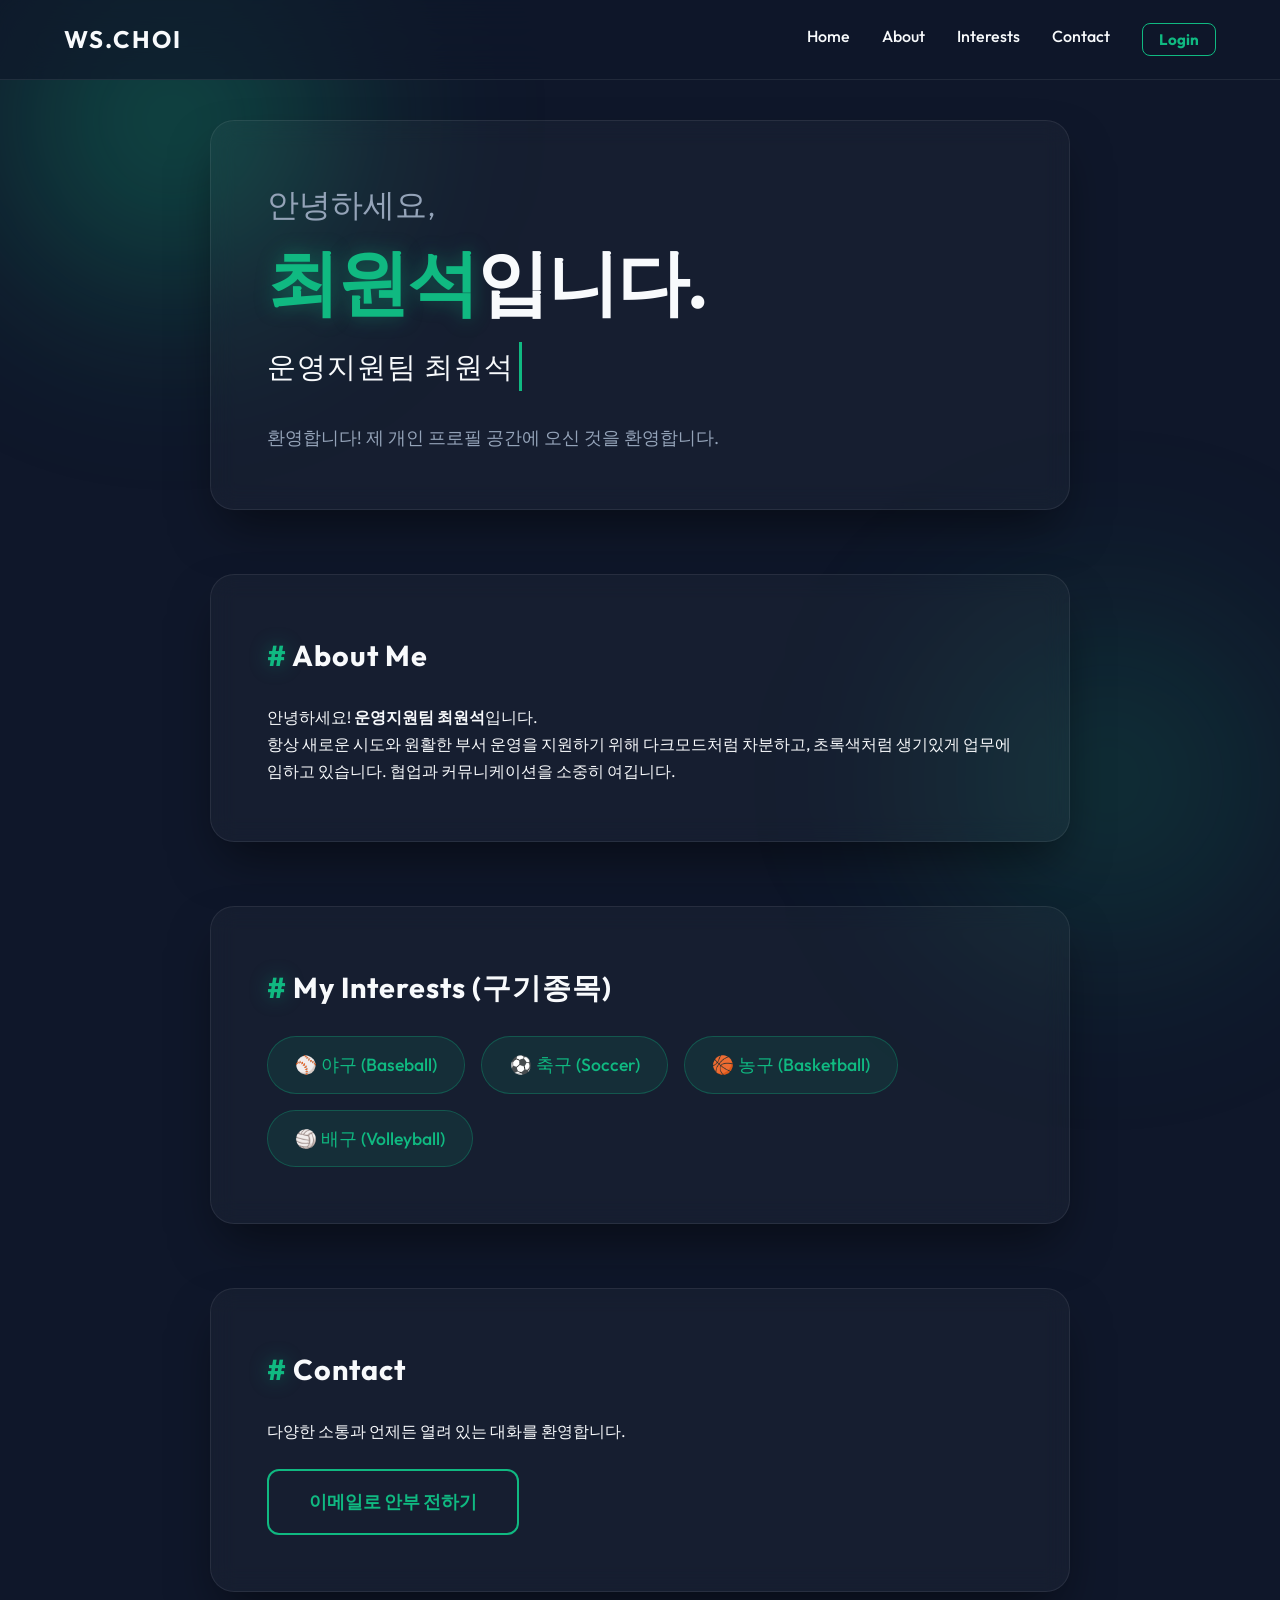
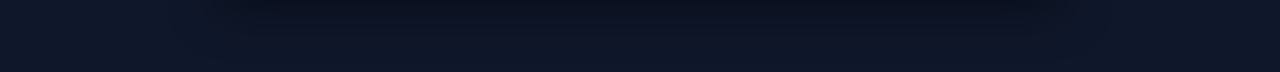
<file: profile/index.html>
<!DOCTYPE html>
<html lang="ko">
<head>
    <meta charset="UTF-8">
    <meta name="viewport" content="width=device-width, initial-scale=1.0">
    <title>최원석 - Profile</title>
    <!-- 구글 폰트 적용 (모던하고 깔끔한 서체) -->
    <link href="https://fonts.googleapis.com/css2?family=Outfit:wght@300;500;700&display=swap" rel="stylesheet">
    <link rel="stylesheet" href="style.css">
</head>
<body>
    <!-- 배경 은은하게 퍼지는 초록빛 빛효과 -->
    <div class="background-glow"></div>
    <div class="background-glow pos-2"></div>
    
    <!-- 네비게이션(유리 효과) -->
    <nav class="glass-nav">
        <div class="logo">WS.CHOI</div>
        <ul class="nav-links">
            <li><a href="#hero">Home</a></li>
            <li><a href="#about">About</a></li>
            <li><a href="#interests">Interests</a></li>
            <li><a href="#contact">Contact</a></li>
            <li><button id="login-btn" class="nav-login-btn">Login</button></li>
        </ul>
    </nav>

    <main class="container">
        <!-- Hero Section -->
        <section id="hero" class="glass-card animate-on-scroll">
            <h1 class="greeting">안녕하세요,</h1>
            <h1 class="name"><span class="highlight">최원석</span>입니다.</h1>
            <h2 class="title type-text">운영지원팀 최원석</h2>
            <p class="description">환영합니다! 제 개인 프로필 공간에 오신 것을 환영합니다.</p>
        </section>

        <!-- About Section -->
        <section id="about" class="glass-card animate-on-scroll">
            <h2><span class="highlight">#</span> About Me</h2>
            <div class="about-content">
                <p>안녕하세요! <strong>운영지원팀 최원석</strong>입니다.</p>
                <p>항상 새로운 시도와 원활한 부서 운영을 지원하기 위해 다크모드처럼 차분하고, 초록색처럼 생기있게 업무에 임하고 있습니다. 협업과 커뮤니케이션을 소중히 여깁니다.</p>
            </div>
        </section>

        <!-- Interests / Skills Section -->
        <section id="interests" class="glass-card animate-on-scroll">
            <h2><span class="highlight">#</span> My Interests (구기종목)</h2>
            <div class="skills-grid">
                <div class="skill-tag">⚾ 야구 (Baseball)</div>
                <div class="skill-tag">⚽ 축구 (Soccer)</div>
                <div class="skill-tag">🏀 농구 (Basketball)</div>
                <div class="skill-tag">🏐 배구 (Volleyball)</div>
            </div>
        </section>

        <!-- Secret Section (Hidden) -->
        <section id="secret-content" class="glass-card animate-on-scroll" style="display: none; margin-bottom: 3rem;">
            <h2><span class="highlight">#</span> Secret Portfolio (Admin)</h2>
            <p style="margin-top:1rem;">관리자 로그인에 성공하셨습니다! <br>최원석 님을 위한 시크릿 데이터 공간입니다.</p>
            <div class="skills-grid" style="margin-top: 1.5rem;">
                <div class="skill-tag" style="background: rgba(239, 68, 68, 0.2); color: #ef4444; border-color: #ef4444;">🔒 최상급 정보 열람 모드 활성화 됨</div>
            </div>
        </section>

        <!-- Contact Section -->
        <section id="contact" class="glass-card animate-on-scroll">
            <h2><span class="highlight">#</span> Contact</h2>
            <p>다양한 소통과 언제든 열려 있는 대화를 환영합니다.</p>
            <a href="mailto:example@email.com" class="contact-btn">이메일로 안부 전하기</a>
        </section>
    </main>

    <!-- Login Modal -->
    <div id="login-modal" class="modal-overlay hidden">
        <div class="modal-content glass-card">
            <span class="close-btn">&times;</span>
            <h2 style="margin-bottom: 1.5rem;">Admin <span class="highlight">Login</span></h2>
            <div class="input-group">
                <input type="text" id="username" placeholder="아이디" autocomplete="off">
            </div>
            <div class="input-group">
                <input type="password" id="password" placeholder="비밀번호">
            </div>
            <p id="error-msg" class="error-msg hidden">아이디 또는 비밀번호가 틀렸습니다.</p>
            <button id="submit-login" class="contact-btn" style="width: 100%; text-align: center; margin-top: 0;">접속</button>
        </div>
    </div>

    <script src="script.js"></script>
</body>
</html>
</file>
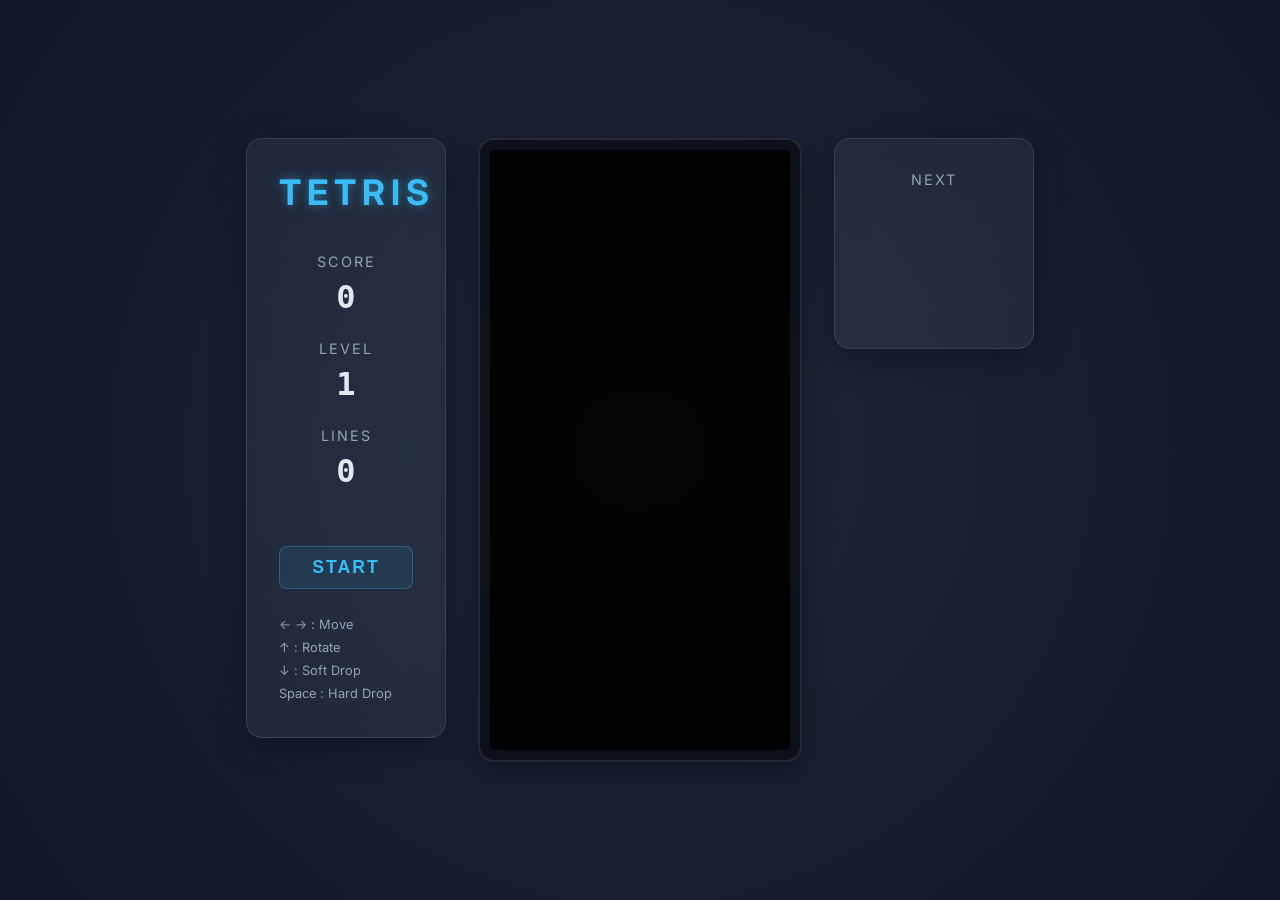
<file: Tetris/index.html>
<!DOCTYPE html>
<html lang="ko">
<head>
    <meta charset="UTF-8">
    <meta name="viewport" content="width=device-width, initial-scale=1.0">
    <title>Tetris - Modern UI</title>
    <link href="https://fonts.googleapis.com/css2?family=Inter:wght@400;700&display=swap" rel="stylesheet">
    <link rel="stylesheet" href="style.css">
</head>
<body>
    <div class="game-container">
        <div class="left-panel glass-panel">
            <h1>TETRIS</h1>
            <div class="score-container">
                <p>SCORE</p>
                <div id="score">0</div>
            </div>
            <div class="level-container">
                <p>LEVEL</p>
                <div id="level">1</div>
            </div>
            <div class="lines-container">
                <p>LINES</p>
                <div id="lines">0</div>
            </div>
            <button id="start-btn" class="glass-btn">START</button>
            <div class="controls">
                <p>← → : Move</p>
                <p>↑ : Rotate</p>
                <p>↓ : Soft Drop</p>
                <p>Space : Hard Drop</p>
            </div>
        </div>
        
        <div class="canvas-container glass-panel">
            <canvas id="tetris-board" width="300" height="600"></canvas>
            <div id="game-over-screen" class="hidden">
                <h2>GAME OVER</h2>
                <button id="restart-btn" class="glass-btn">RESTART</button>
            </div>
        </div>
        
        <div class="right-panel glass-panel">
            <div class="next-piece-container">
                <p>NEXT</p>
                <canvas id="next-piece" width="120" height="120"></canvas>
            </div>
        </div>
    </div>
    
    <script src="script.js"></script>
</body>
</html>
</file>
<file: profile/style.css>
/* 전역 변수 설정: 진한 다크모드와 에메랄드 그린 포인트 */
:root {
    --bg-dark: #0f172a;
    --highlight: #10b981; /* Emerald Green */
    --highlight-glow: rgba(16, 185, 129, 0.4);
    --glass-bg: rgba(255, 255, 255, 0.03);
    --glass-border: rgba(255, 255, 255, 0.08);
    --text-main: #f8fafc;
    --text-muted: #94a3b8;
}

* {
    margin: 0;
    padding: 0;
    box-sizing: border-box;
    font-family: 'Outfit', 'Pretendard', sans-serif;
}

html {
    scroll-behavior: smooth;
}

body {
    background-color: var(--bg-dark);
    color: var(--text-main);
    overflow-x: hidden;
    line-height: 1.7;
}

/* Background animated glows */
.background-glow {
    position: fixed;
    top: -20%;
    left: -10%;
    width: 600px;
    height: 600px;
    background: radial-gradient(circle, var(--highlight-glow) 0%, transparent 60%);
    z-index: -1;
    filter: blur(80px);
    animation: float 10s infinite ease-in-out alternate;
}

.background-glow.pos-2 {
    top: auto;
    bottom: -20%;
    left: auto;
    right: -10%;
    background: radial-gradient(circle, rgba(16, 185, 129, 0.2) 0%, transparent 60%);
    animation: float 15s infinite ease-in-out alternate-reverse;
}

@keyframes float {
    0% { transform: translateY(0px) scale(1); }
    100% { transform: translateY(50px) scale(1.1); }
}

/* Glassmorphism Navigation */
.glass-nav {
    position: fixed;
    top: 0;
    width: 100%;
    display: flex;
    justify-content: space-between;
    align-items: center;
    padding: 1.2rem 5%;
    background: rgba(15, 23, 42, 0.7);
    backdrop-filter: blur(20px);
    border-bottom: 1px solid var(--glass-border);
    z-index: 100;
}

.logo {
    font-size: 1.5rem;
    font-weight: 700;
    letter-spacing: 2px;
    color: var(--text-main);
}

.nav-links {
    display: flex;
    list-style: none;
    gap: 2rem;
}

.nav-links a {
    color: var(--text-main);
    text-decoration: none;
    font-size: 1rem;
    position: relative;
    transition: color 0.3s ease;
    font-weight: 500;
}

.nav-links a:hover {
    color: var(--highlight);
}

/* 밑줄 애니메이션 */
.nav-links a::after {
    content: '';
    position: absolute;
    width: 0;
    height: 2px;
    bottom: -6px;
    left: 0;
    background-color: var(--highlight);
    transition: width 0.3s ease;
}

.nav-links a:hover::after {
    width: 100%;
}

/* Container */
.container {
    max-width: 900px;
    margin: 0 auto;
    padding: 120px 20px 80px 20px;
    display: flex;
    flex-direction: column;
    gap: 4rem;
}

/* Glassmorphism Cards */
.glass-card {
    background: var(--glass-bg);
    backdrop-filter: blur(12px);
    -webkit-backdrop-filter: blur(12px);
    border: 1px solid var(--glass-border);
    border-radius: 24px;
    padding: 3.5rem;
    box-shadow: 0 25px 50px -12px rgba(0, 0, 0, 0.5);
    transition: transform 0.4s ease, box-shadow 0.4s ease;
}

.glass-card:hover {
    transform: translateY(-5px);
    box-shadow: 0 25px 50px -12px var(--highlight-glow);
    border-color: rgba(16, 185, 129, 0.25);
}

.glass-card h2 {
    font-size: 1.8rem;
    margin-bottom: 1.5rem;
    letter-spacing: 1px;
}

.highlight {
    color: var(--highlight);
    text-shadow: 0 0 20px var(--highlight-glow);
}

/* Hero Section */
.greeting {
    font-size: 2rem;
    font-weight: 300;
    margin-bottom: 0.5rem;
    color: var(--text-muted);
}

.name {
    font-size: 4.5rem;
    font-weight: 700;
    line-height: 1.2;
    margin-bottom: 1rem;
    letter-spacing: -2px;
}

.title {
    font-size: 1.8rem;
    color: var(--text-main);
    font-weight: 500;
    margin-bottom: 1.5rem;
    border-right: 3px solid var(--highlight);
    white-space: nowrap;
    overflow: hidden;
    display: inline-block;
    padding-right: 5px;
}

.description {
    color: var(--text-muted);
    font-size: 1.1rem;
}

/* Skills/Interests tags */
.skills-grid {
    display: flex;
    flex-wrap: wrap;
    gap: 1rem;
}

.skill-tag {
    background: rgba(16, 185, 129, 0.1);
    border: 1px solid rgba(16, 185, 129, 0.3);
    padding: 0.8rem 1.7rem;
    border-radius: 50px;
    font-weight: 500;
    color: var(--highlight);
    cursor: default;
    transition: all 0.3s cubic-bezier(0.25, 0.8, 0.25, 1);
    font-size: 1.1rem;
}

.skill-tag:hover {
    background: rgba(16, 185, 129, 0.25);
    transform: scale(1.05) translateY(-2px);
    box-shadow: 0 10px 20px -5px var(--highlight-glow);
    color: #fff;
}

/* Contact Button */
.contact-btn {
    display: inline-block;
    margin-top: 1.5rem;
    padding: 1rem 2.5rem;
    background: transparent;
    color: var(--highlight);
    border: 2px solid var(--highlight);
    text-decoration: none;
    font-weight: 700;
    border-radius: 12px;
    transition: all 0.3s ease;
    font-size: 1.1rem;
}

.contact-btn:hover {
    transform: translateY(-3px);
    box-shadow: 0 15px 25px -10px var(--highlight-glow);
    background: var(--highlight);
    color: var(--bg-dark); /* 초록색 배경에 어두운 글씨로 반전 */
}

/* Navigation Login Button */
.nav-login-btn {
    background: transparent;
    color: var(--highlight);
    border: 1px solid var(--highlight);
    padding: 6px 16px;
    border-radius: 8px;
    cursor: pointer;
    font-size: 0.95rem;
    font-weight: 700;
    font-family: inherit;
    transition: all 0.3s ease;
}
.nav-login-btn:hover {
    background: var(--highlight);
    color: var(--bg-dark);
    box-shadow: 0 0 10px var(--highlight-glow);
}

/* Modal Overlay Layer */
.modal-overlay {
    position: fixed;
    top: 0; left: 0; width: 100%; height: 100%;
    background: rgba(0, 0, 0, 0.7);
    backdrop-filter: blur(8px);
    z-index: 1000;
    display: flex;
    justify-content: center;
    align-items: center;
    opacity: 1;
    transition: opacity 0.3s ease;
}
.modal-overlay.hidden {
    opacity: 0;
    pointer-events: none;
}

/* Modal Box */
.modal-content {
    position: relative;
    width: 380px;
    max-width: 90%;
    padding: 3rem 2.5rem;
    transform: scale(1);
    transition: transform 0.3s ease;
}
.modal-overlay.hidden .modal-content {
    transform: scale(0.8);
}

.close-btn {
    position: absolute;
    top: 1.5rem;
    right: 2rem;
    font-size: 2rem;
    line-height: 1;
    color: var(--text-muted);
    cursor: pointer;
    transition: color 0.3s;
}
.close-btn:hover { color: var(--highlight); }

/* Inputs in Modal */
.input-group { margin-bottom: 1.5rem; }
.input-group input {
    width: 100%;
    padding: 1rem;
    background: rgba(255, 255, 255, 0.05);
    border: 1px solid var(--glass-border);
    border-radius: 8px;
    color: var(--text-main);
    font-size: 1rem;
    outline: none;
    transition: border-color 0.3s, box-shadow 0.3s;
}
.input-group input:focus {
    border-color: var(--highlight);
    box-shadow: 0 0 15px var(--highlight-glow);
}
.error-msg {
    color: #ef4444;
    font-size: 0.9rem;
    margin-bottom: 1rem;
    text-align: center;
}
.error-msg.hidden { display: none; }

/* Shake Error Anim */
@keyframes shake {
    0%, 100% { transform: translateX(0); }
    20%, 60% { transform: translateX(-6px); }
    40%, 80% { transform: translateX(6px); }
}
.shake { animation: shake 0.4s ease-in-out; }

/* Scroll Animation Initial State */
.animate-on-scroll {
    opacity: 0;
    transform: translateY(30px);
    transition: opacity 1s cubic-bezier(0.25, 0.8, 0.25, 1), transform 1s cubic-bezier(0.25, 0.8, 0.25, 1);
}

.animate-on-scroll.visible {
    opacity: 1;
    transform: translateY(0);
}

/* 모바일 반응형 처리 */
@media (max-width: 768px) {
    .name { font-size: 3rem; }
    .title { font-size: 1.4rem; }
    .glass-card { padding: 2rem; }
    .nav-links { gap: 1rem; font-size: 0.9rem; }
}
</file>
<file: Tetris/style.css>
:root {
    --bg-color: #0f172a;
    --glass-bg: rgba(255, 255, 255, 0.05);
    --glass-border: rgba(255, 255, 255, 0.1);
    --text-primary: #f8fafc;
    --text-accent: #38bdf8;
}

* {
    box-sizing: border-box;
    margin: 0;
    padding: 0;
}

body {
    font-family: 'Inter', sans-serif;
    background: radial-gradient(circle at 50% 50%, #1e293b, var(--bg-color));
    color: var(--text-primary);
    min-height: 100vh;
    display: flex;
    justify-content: center;
    align-items: center;
    overflow: hidden;
}

.game-container {
    display: flex;
    gap: 2rem;
    align-items: flex-start;
}

.glass-panel {
    background: var(--glass-bg);
    backdrop-filter: blur(16px);
    -webkit-backdrop-filter: blur(16px);
    border: 1px solid var(--glass-border);
    border-radius: 16px;
    padding: 2rem;
    box-shadow: 0 8px 32px 0 rgba(0, 0, 0, 0.37);
}

.glass-btn {
    background: rgba(56, 189, 248, 0.1);
    border: 1px solid rgba(56, 189, 248, 0.3);
    color: var(--text-accent);
    padding: 10px 20px;
    border-radius: 8px;
    cursor: pointer;
    font-size: 1.1rem;
    font-weight: bold;
    width: 100%;
    margin-top: 2rem;
    transition: all 0.3s ease;
    text-transform: uppercase;
    letter-spacing: 2px;
}

.glass-btn:hover {
    background: rgba(56, 189, 248, 0.3);
    box-shadow: 0 0 15px rgba(56, 189, 248, 0.5);
    transform: translateY(-2px);
}

.left-panel, .right-panel {
    width: 200px;
    display: flex;
    flex-direction: column;
    gap: 1.5rem;
}

.left-panel h1 {
    font-size: 2.2rem;
    text-align: center;
    color: var(--text-accent);
    letter-spacing: 6px;
    margin-bottom: 1rem;
    text-shadow: 0 0 10px rgba(56, 189, 248, 0.5);
}

.score-container, .level-container, .lines-container, .next-piece-container {
    text-align: center;
}

.score-container p, .level-container p, .lines-container p, .next-piece-container p {
    font-size: 0.9rem;
    color: #94a3b8;
    margin-bottom: 0.5rem;
    letter-spacing: 2px;
}

#score, #level, #lines {
    font-size: 2rem;
    font-weight: bold;
    font-family: monospace;
    color: #e2e8f0;
}

.canvas-container {
    padding: 10px;
    display: flex;
    justify-content: center;
    align-items: center;
    position: relative;
    background: rgba(0, 0, 0, 0.5);
    border: 2px solid var(--glass-border);
}

canvas {
    background: rgba(0, 0, 0, 0.8);
    display: block;
    box-shadow: inset 0 0 20px rgba(0,0,0,0.8);
    border-radius: 4px;
}

#next-piece {
    background: transparent;
    box-shadow: none;
}

.controls {
    margin-top: auto;
    font-size: 0.8rem;
    color: #94a3b8;
    line-height: 1.8;
}

#game-over-screen {
    position: absolute;
    top: 0;
    left: 0;
    right: 0;
    bottom: 0;
    background: rgba(0, 0, 0, 0.85);
    display: flex;
    flex-direction: column;
    justify-content: center;
    align-items: center;
    border-radius: 16px;
    z-index: 10;
}

#game-over-screen.hidden {
    display: none;
}

#game-over-screen h2 {
    color: #ef4444;
    font-size: 3rem;
    margin-bottom: 2rem;
    text-shadow: 0 0 20px rgba(239, 68, 68, 0.7);
    letter-spacing: 4px;
}
</file>
